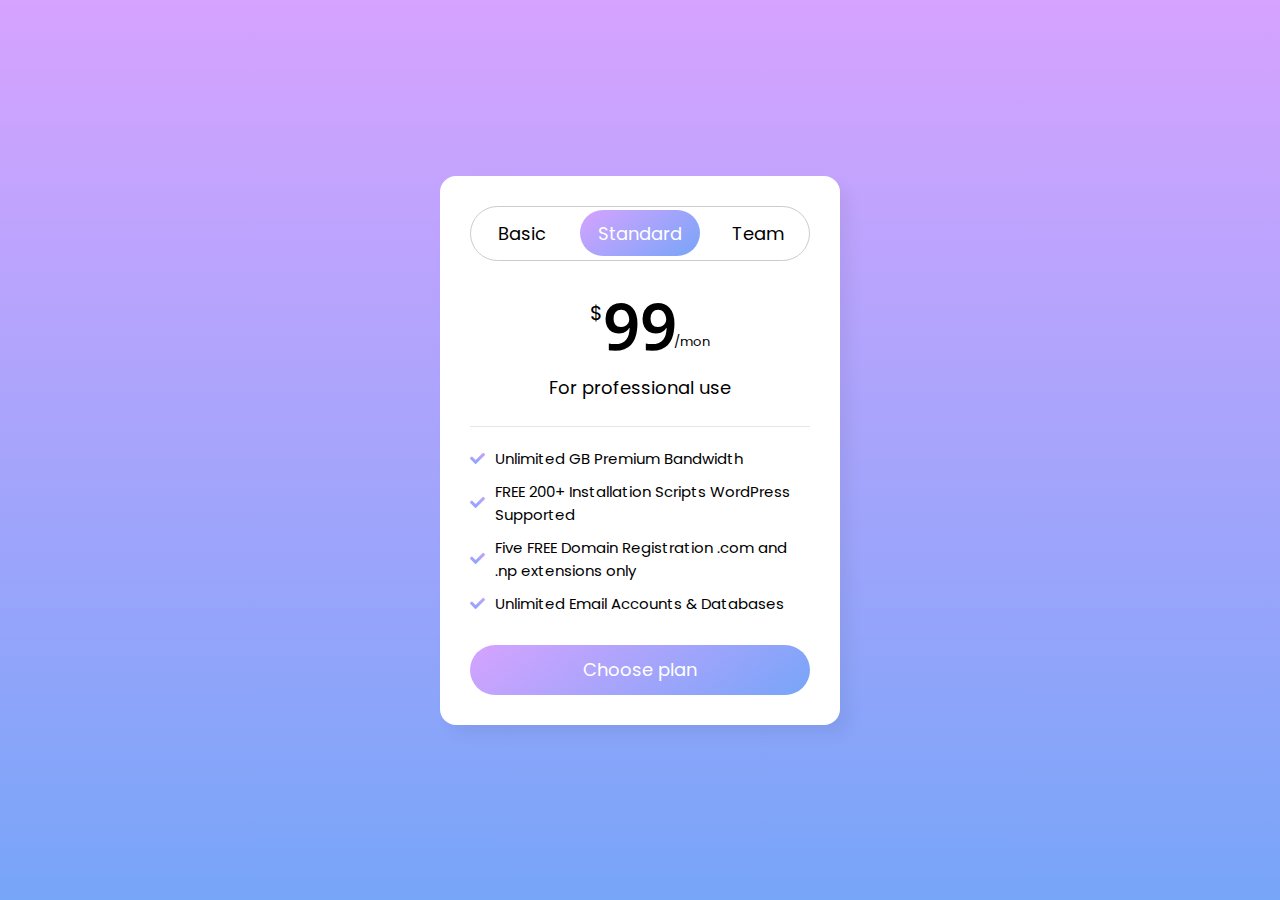
<file: Animated-price-card/index.html>
<!DOCTYPE html>
<!-- Coding By Missc.oder -->
<html lang="en">
<head>
  <meta charset="UTF-8">
  <meta name="viewport" content="width=device-width, initial-scale=1.0">
  <title>Pure CSS Pricing Cards | CodingNepal</title>
  <link rel="stylesheet" href="style.css">
  <link rel="stylesheet" href="https://cdnjs.cloudflare.com/ajax/libs/font-awesome/5.15.3/css/all.min.css"/>
</head>
<body>
  <div class="wrapper">
    <input type="radio" name="slider" id="tab-1">
    <input type="radio" name="slider" id="tab-2" checked>
    <input type="radio" name="slider" id="tab-3">
    <header>
      <label for="tab-1" class="tab-1">Basic</label>
      <label for="tab-2" class="tab-2">Standard</label>
      <label for="tab-3" class="tab-3">Team</label>
      <div class="slider"></div>
    </header>
    <div class="card-area">
      <div class="cards">
        <div class="row row-1">
          <div class="price-details">
            <span class="price">19</span>
            <p>For beginner use</p>
          </div>
          <ul class="features">
            <li><i class="fas fa-check"></i><span>100 GB Premium Bandwidth</span></li>
            <li><i class="fas fa-check"></i><span>FREE 50+ Installation Scripts WordPress Supported</span></li>
            <li><i class="fas fa-check"></i><span>One FREE Domain Registration .com and .np extensions only</span></li>
            <li><i class="fas fa-check"></i><span>Unlimited Email Accounts & Databases</span></li>
          </ul>
        </div>
        <div class="row">
          <div class="price-details">
            <span class="price">99</span>
            <p>For professional use</p>
          </div>
          <ul class="features">
            <li><i class="fas fa-check"></i><span>Unlimited GB Premium Bandwidth</span></li>
            <li><i class="fas fa-check"></i><span>FREE 200+ Installation Scripts WordPress Supported</span></li>
            <li><i class="fas fa-check"></i><span>Five FREE Domain Registration .com and .np extensions only</span></li>
            <li><i class="fas fa-check"></i><span>Unlimited Email Accounts & Databases</span></li>
          </ul>
        </div>
        <div class="row">
          <div class="price-details">
            <span class="price">49</span>
            <p>For team collaboration</p>
          </div>
          <ul class="features">
            <li><i class="fas fa-check"></i><span>200 GB Premium Bandwidth</span></li>
            <li><i class="fas fa-check"></i><span>FREE 100+ Installation Scripts WordPress Supported</span></li>
            <li><i class="fas fa-check"></i><span>Two FREE Domain Registration .com and .np extensions only</span></li>
            <li><i class="fas fa-check"></i><span>Unlimited Email Accounts & Databases</span></li>
          </ul>
        </div>
      </div>
    </div>
    <button>Choose plan</button>
  </div>
 
</body>
</html>
</file>
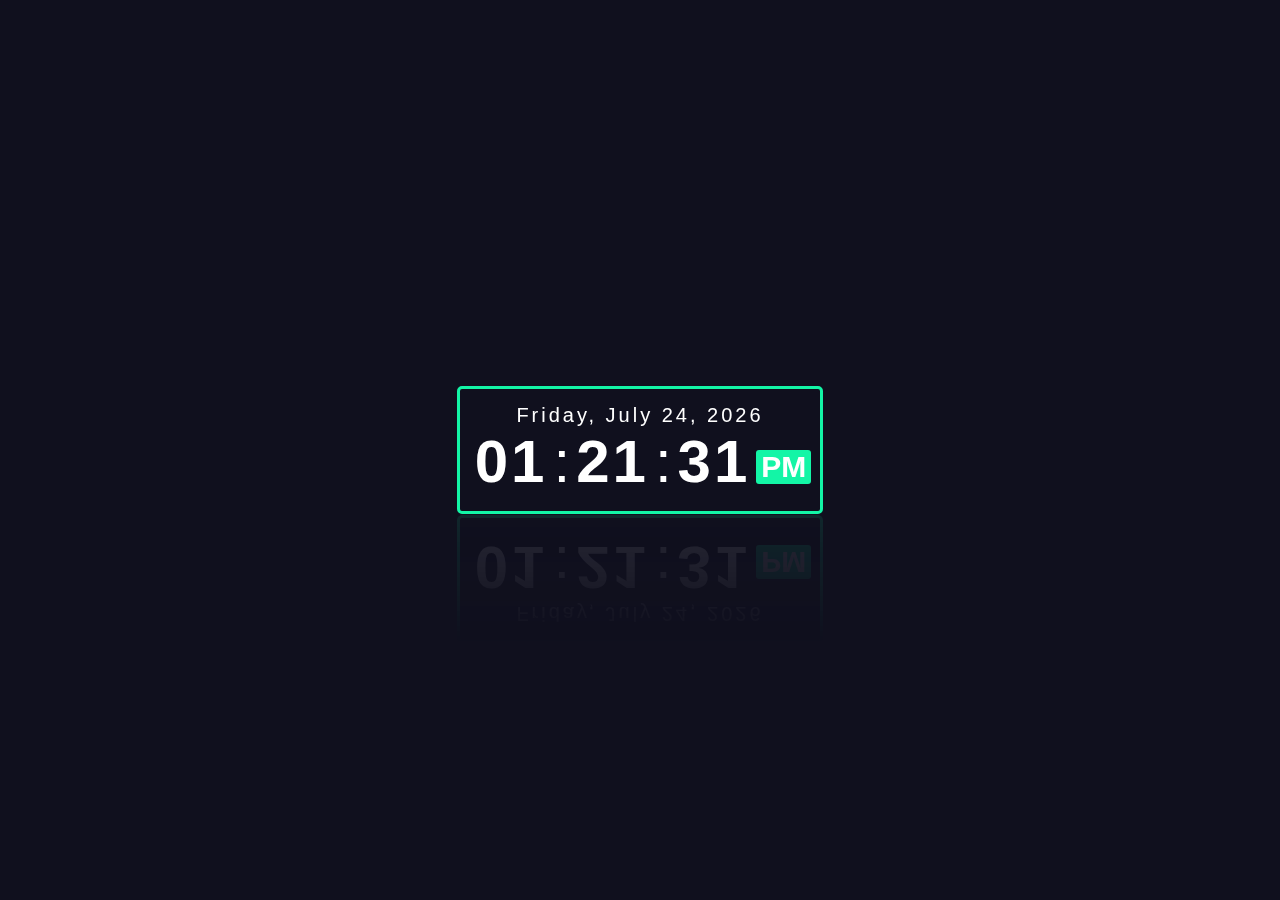
<file: Digital-clock/index.html>
<!DOCTYPE html>
<html lang="en" dir="ltr">
  <head>
    <meta charset="utf-8">
    <title>Digital Clock With Date</title>
    <link rel="stylesheet" href="style.css">
  </head>
  <body onload="initClock()">

    <!--digital clock start-->
    <div class="datetime">
      <div class="date">
        <span id="dayname">Day</span>,
        <span id="month">Month</span>
        <span id="daynum">00</span>,
        <span id="year">Year</span>
      </div>
      <div class="time">
        <span id="hour">00</span>:
        <span id="minutes">00</span>:
        <span id="seconds">00</span>
        <span id="period">AM</span>
      </div>
    </div>
    
<!--Digital clock end-->
<script type="text/javascript">
    function updateClock(){
      var now = new Date();
      var dname = now.getDay(),
          mo = now.getMonth(),
          dnum = now.getDate(),
          yr = now.getFullYear(),
          hou = now.getHours(),
          min = now.getMinutes(),
          sec = now.getSeconds(),
          pe = "AM";

          if(hou >= 12){
            pe = "PM";
          }
          if(hou == 0){
            hou = 12;
          }
          if(hou > 12){
            hou = hou - 12;
          }

          Number.prototype.pad = function(digits){
            for(var n = this.toString(); n.length < digits; n = 0 + n);
            return n;
          }

          var months = ["January", "February", "March", "April", "May", "June", "July", "Augest", "September", "October", "November", "December"];
          var week = ["Sunday", "Monday", "Tuesday", "Wednesday", "Thursday", "Friday", "Saturday"];
          var ids = ["dayname", "month", "daynum", "year", "hour", "minutes", "seconds", "period"];
          var values = [week[dname], months[mo], dnum.pad(2), yr, hou.pad(2), min.pad(2), sec.pad(2), pe];
          for(var i = 0; i < ids.length; i++)
          document.getElementById(ids[i]).firstChild.nodeValue = values[i];
    }

    function initClock(){
      updateClock();
      window.setInterval("updateClock()", 1);
    }
    </script>

</body>
</html>
</file>
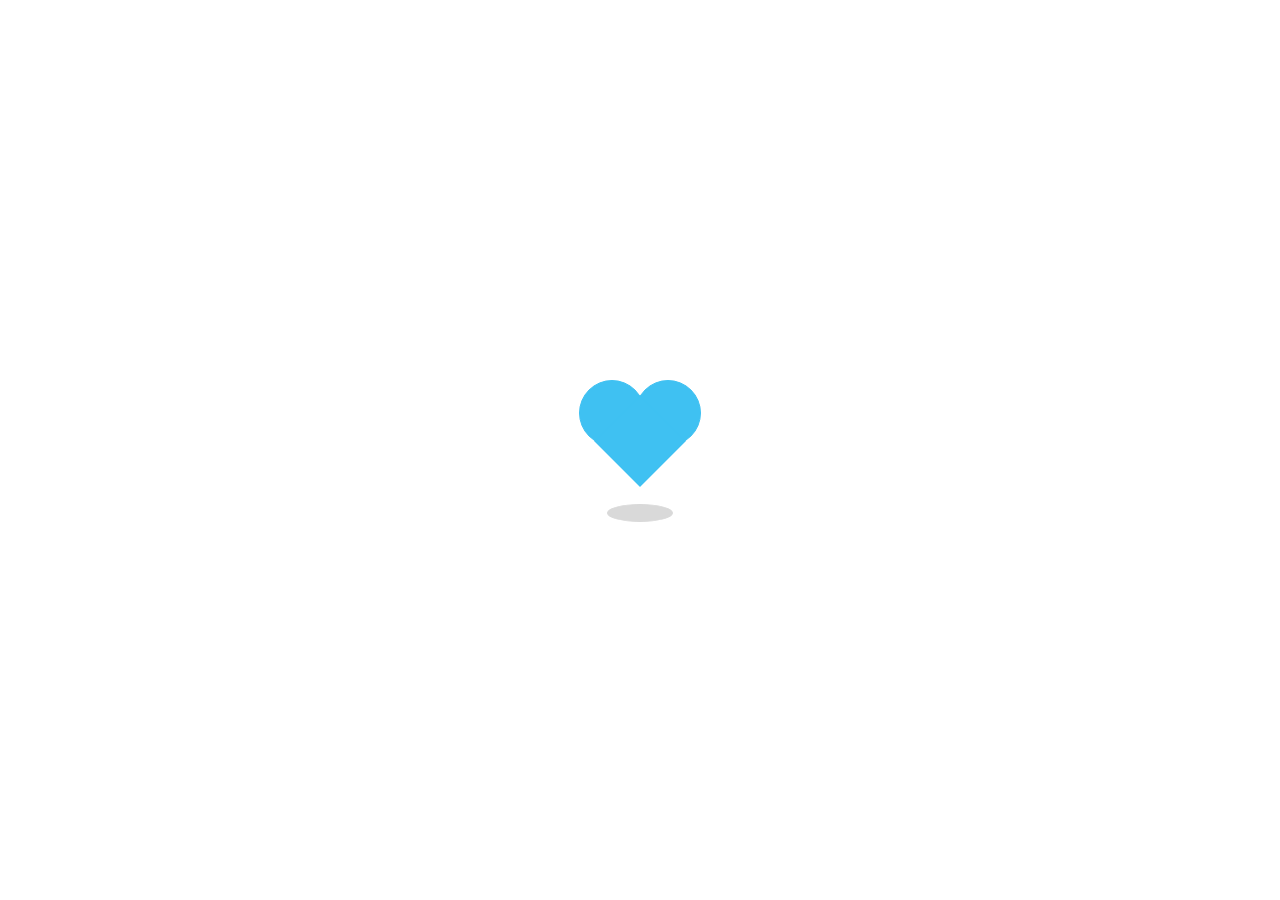
<file: Heart-shape-preloader/index.html>
<!DOCTYPE html>
<!-- Created By CodingNepal -->
<html lang="en" dir="ltr">
   <head>
      <meta charset="utf-8">
      <title>Heart Shape Preloader | Missc.oder </title>
      <link rel="stylesheet" href="style.css">
   </head>
   <body>
      <div class="container">
         <div class="preloader">
            <span></span>
            <span></span>
            <span></span>
         </div>
         <div class="shadow"></div>
      </div>
   </body>
</html>
</file>
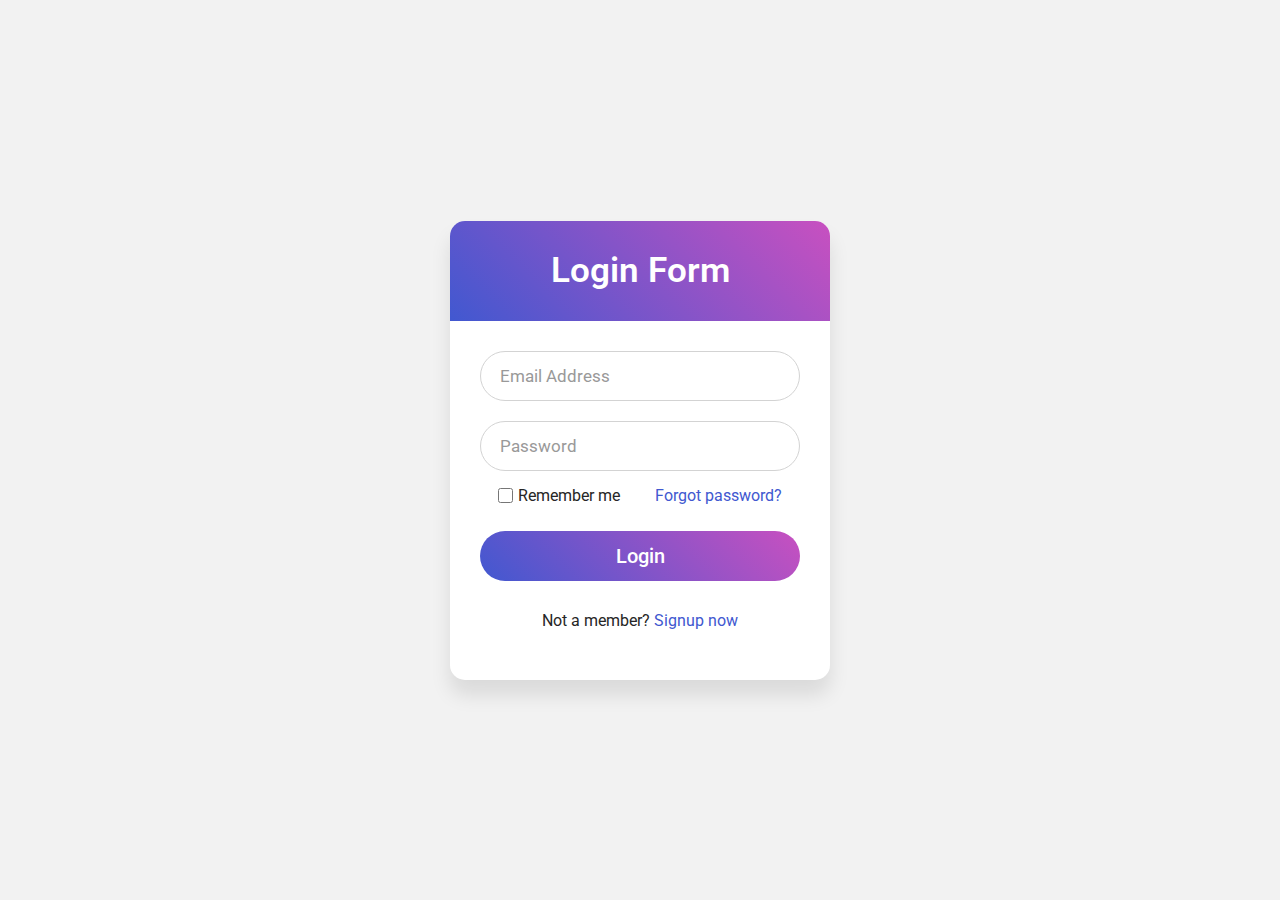
<file: Login-form/index.html>
<!DOCTYPE html>

<html lang="en" dir="ltr">
   <head>
      <meta charset="utf-8">
      <title>Login Form Design | Missc.oder</title>
      <link rel="stylesheet" href="style.css">
   </head>
   <body>
      <div class="wrapper">
         <div class="title">
            Login Form
         </div>
         <form action="#">
            <div class="field">
               <input type="text" required>
               <label>Email Address</label>
            </div>
            <div class="field">
               <input type="password" required>
               <label>Password</label>
            </div>
            <div class="content">
               <div class="checkbox">
                  <input type="checkbox" id="remember-me">
                  <label for="remember-me">Remember me</label>
               </div>
               <div class="pass-link">
                  <a href="#">Forgot password?</a>
               </div>
            </div>
            <div class="field">
               <input type="submit" value="Login">
            </div>
            <div class="signup-link">
               Not a member? <a href="#">Signup now</a>
            </div>
         </form>
      </div>
   </body>
</html>
</file>
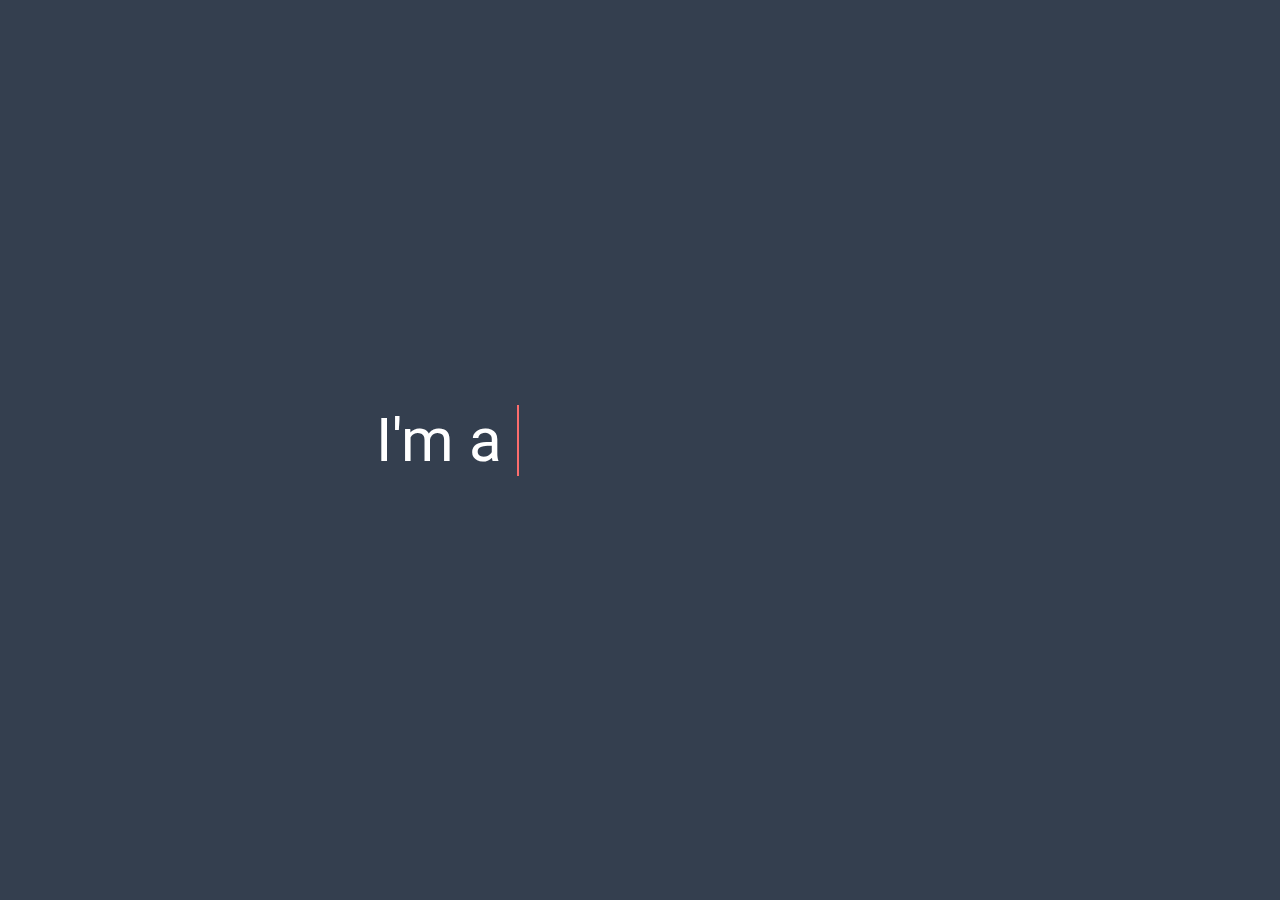
<file: Text-typing-animation/index.html>
<!DOCTYPE html>
<!-- Created Missc.oder-->
<html lang="en">
<head>
  <meta charset="UTF-8">
  <title>Multiple Texts Typing Animation | CodingNepal</title>
  <link rel="stylesheet" href="style.css">
</head>
<body>
  <div class="wrapper">
    <div class="static-txt">I'm a</div>
    <ul class="dynamic-txts">
      <li><span>Freelancer</span></li>
      <li><span>Writter</span></li>
      <li><span>WebDeveloper</span></li>
      <li><span>Blogger</span></li>
    </ul>
  </div>
</body>
</html>
</file>
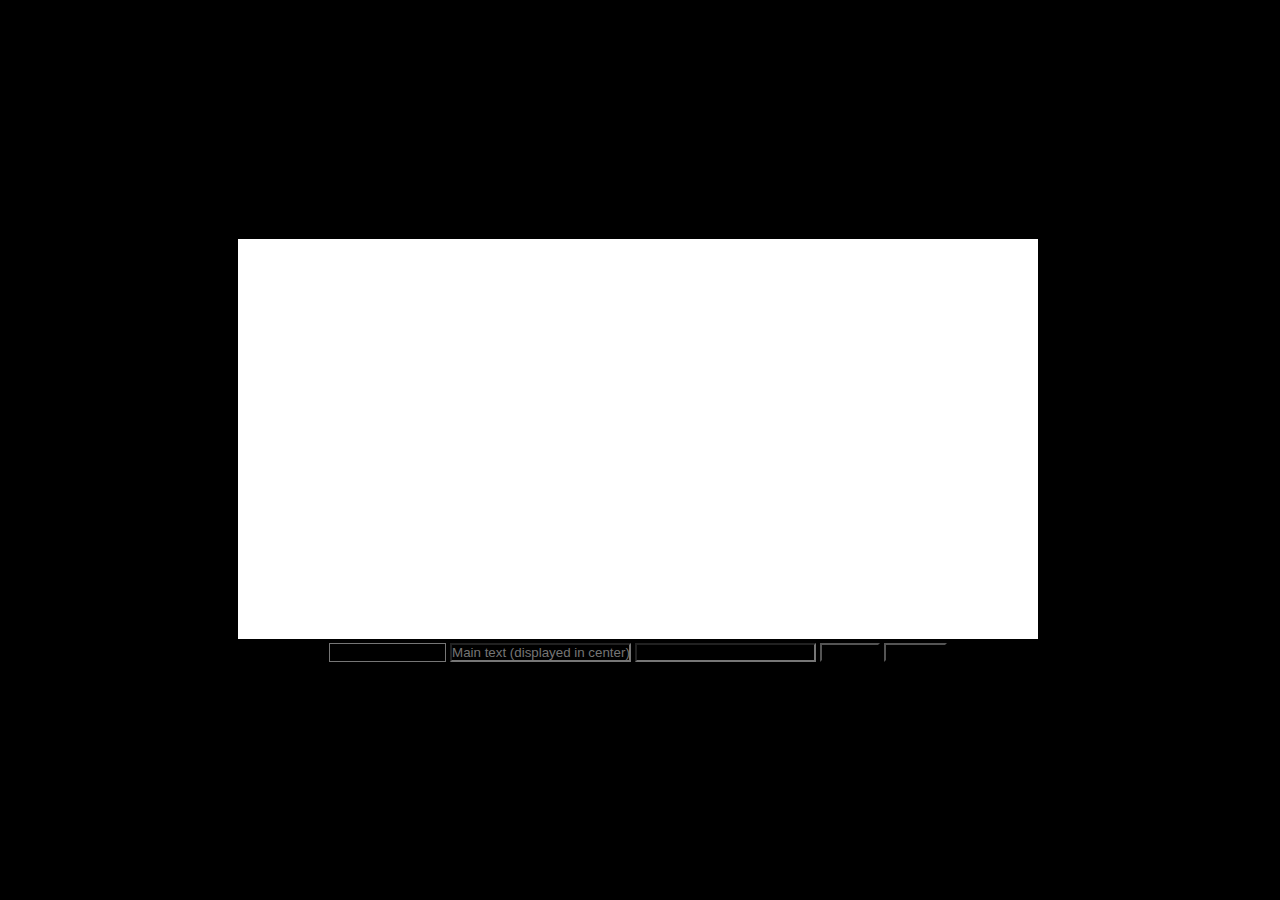
<file: Watermark Generator/index.html>
<!DOCTYPE html>
<html lang="en">

<head>
  <meta charset="UTF-8">
  <meta name="viewport" content="width=device-width, initial-scale=1.0">
  <link rel="shortcut icon" href="spiral img 4.jfif" type="image/x-icon" />
  <title>Missc.oder Studio-Floating WaterMark Generator</title>
  <link rel="preconnect" href="https://fonts.gstatic.com">
  <link href="https://fonts.googleapis.com/css2?family=Noto+Sans+TC:wght@300;700&display=swap" rel="stylesheet">
  <style>
    * {
      padding: 0;
      margin: 0;
      background-color: black;
    }

    body {
      text-align: center;
      height: 100vh;
    }

    body::after {
      content: '';
      display: inline-block;
      vertical-align: middle;
      width: 0;
      height: 100%;
    }

    .displaynone{
      display: none;
    }

    .container {
      display: inline-block;
      vertical-align: middle;
    }

    <!--.main .bannertheme{
      color: whi;
    }
    -->
    #canvas {
      width: 800px;
      height: 400px;
      background: #fff;
    }
  </style>
</head>

<body>
  <h1 class="displaynone">Missc.oder's Studio</h1>
  <section class="container">
    <h2 class="displaynone">WaterMark</h2>
    <header class="header">
      <h3 class="displaynone">Picture</h3>
      <canvas id="canvas"></canvas>
    </header>
    <main class="main">
      <select name="bannerTheme" id="bannerTheme">
        <option value="school.jpg" selected>School</option>
        <option value="canadian street.jpg" selected>Canadian street</option>
        <option value="sunsetlake.jpg" selected>sunsetlake</option>
        <option value="pinksky.jpg" selected>pinksky</option>
      </select>
      <input id="bannerText" type="text" placeholder="Main text (displayed in center)">
      <input id="bannerSubText" type="text" value="National Air University Course" placeholder="Please enter subtitle">
      <button id="create">Generate</button>
      <button id="download">Download</button>
      <p class="displaynone">A web page to make photo WaterMarks quickly</p>
    </main>
  </section>
  <script>
    let canvas = document.getElementById('canvas');
    let bannerText = document.getElementById('bannerText');
    let bannerSubText = document.getElementById('bannerSubText');
    let bannerTheme = document.getElementById('bannerTheme');
    bannerText.addEventListener('change', createCanvas);
    bannerTheme.addEventListener('change', function (e) {
      createCanvas();
      switch (e.target.value) {
        case 'school.jpg':
          bannerSubText.value = 'National Air University Course';
          break;
        default:
          break;
      }
    });
    document.getElementById('create').addEventListener('click', createCanvas);

    function createCanvas() {
      canvasDraw(canvas, bannerText.value, bannerSubText.value, bannerTheme.value);
    }

    canvasDraw(canvas);

    function canvasDraw(canvas, str = 'Generate personalised' <br> 'Watermarks', subStr = 'Subtitle input box', imgSrc = false, fontsize = '72px') {
      let ctx = canvas.getContext("2d");
      let width = canvas.offsetWidth;
      let height = canvas.offsetHeight;

      canvas.width = width;
      canvas.height = height;

      if (imgSrc) {
        let img = new Image();
        img.src = imgSrc;
        img.addEventListener('load', function (e) {
          ctx.drawImage(img, 0, 0, width, height);
          setState();
        })
      } else {
        setState();
      }

      function fillText() {
        ctx.beginPath();
        ctx.font = '700 ' + fontsize + ' Noto Sans TC';
        ctx.fillStyle = '#fff';
        ctx.textAlign = 'center';
        ctx.textBaseline = 'middle';
        ctx.fillText(str, width / 2, height / 2);
        ctx.closePath();
      }

      function fillSubText() {
        ctx.beginPath();
        ctx.font = '300 ' + (parseInt(fontsize) / 4) + 'px Noto Sans TC';
        ctx.fillStyle = '#fff';
        ctx.textAlign = 'left';
        ctx.textBaseline = 'top';
        ctx.fillText(subStr, '20', "20");
        ctx.closePath();
      }

      function setState() {
        ctx.fillStyle = '#000000cc';
        ctx.fillRect(0, 0, width, height);
        fillText();
        fillSubText();
        ctx.beginPath();
        ctx.strokeStyle = "#ffffff";
        ctx.strokeRect(10, 10, width - 20, height - 20)
        ctx.closePath();
      }

      return ctx;
    }

    document.getElementById('download').addEventListener('click', function () {
      const link = document.createElement('a')
      link.download = bannerText.value + '.jpeg'
      link.href = canvas.toDataURL('image/jpeg', 1)
      link.click()
    })
  </script>
</body>

</html>
</file>
<file: Animated-price-card/style.css>
@import url('https://fonts.googleapis.com/css2?family=Noto+Sans:wght@700&family=Poppins:wght@400;500;600&display=swap');
*{
  margin: 0;
  padding: 0;
  box-sizing: border-box;
  font-family: "Poppins", sans-serif;
}
body{
  display: flex;
  align-items: center;
  justify-content: center;
  min-height: 100vh;
  background: linear-gradient(#D6A3FF 0%, #77A5F8 100%);
}
.wrapper{
  width: 400px;
  background: #fff;
  border-radius: 16px;
  padding: 30px;
  box-shadow: 10px 10px 15px rgba(0,0,0,0.05);
}
.wrapper header{
  height: 55px;
  display: flex;
  align-items: center;
  border: 1px solid #ccc;
  border-radius: 30px;
  position: relative;
}
header label{
  height: 100%;
  z-index: 2;
  width: 30%;
  display: flex;
  cursor: pointer;
  font-size: 18px;
  position: relative;
  align-items: center;
  justify-content: center;
  transition: color 0.3s ease;
}
#tab-1:checked ~ header .tab-1,
#tab-2:checked ~ header .tab-2,
#tab-3:checked ~ header .tab-3{
  color: #fff;
}
header label:nth-child(2){
  width: 40%;
}
header .slider{
  position: absolute;
  height: 85%;
  border-radius: inherit;
  background: linear-gradient(145deg, #D5A3FF 0%, #77A5F8 100%);
  transition: all 0.3s ease;
}
#tab-1:checked ~ header .slider{
  left: 0%;
  width: 90px;
  transform: translateX(5%);
}
#tab-2:checked ~ header .slider{
  left: 50%;
  width: 120px;
  transform: translateX(-50%);
}
#tab-3:checked ~ header .slider{
  left: 100%;
  width: 95px;
  transform: translateX(-105%);
}
.wrapper input[type="radio"]{
  display: none;
}
.card-area{
  overflow: hidden;
}
.card-area .cards{
  display: flex;
  width: 300%;
}
.cards .row{
  width: 33.4%;
}
.cards .row-1{
  transition: all 0.3s ease;
}
#tab-1:checked ~ .card-area .cards .row-1{
   margin-left: 0%;
}
#tab-2:checked ~ .card-area .cards .row-1{
  margin-left: -33.4%;
}
#tab-3:checked ~ .card-area .cards .row-1{
   margin-left: -66.8%;
}
.row .price-details{
  margin: 20px 0;
  text-align: center;
  padding-bottom: 25px;
  border-bottom: 1px solid #e6e6e6;
}
.price-details .price{
  font-size: 65px;
  font-weight: 600;
  position: relative;
  font-family: 'Noto Sans', sans-serif;
}
.price-details .price::before,
.price-details .price::after{
  position: absolute;
  font-weight: 400;
  font-family: "Poppins", sans-serif;
}
.price-details .price::before{
  content: "$";
  left: -13px;
  top: 17px;
  font-size: 20px;
}
.price-details .price::after{
  content: "/mon";
  right: -33px;
  bottom: 17px;
  font-size: 13px;
}
.price-details p{
  font-size: 18px;
  margin-top: 5px;
}
.row .features li{
  display: flex;
  font-size: 15px;
  list-style: none;
  margin-bottom: 10px;
  align-items: center;
}
.features li i{
  background: linear-gradient(#D5A3FF 0%, #77A5F8 100%);
  background-clip: text;
 -webkit-background-clip: text;
 -webkit-text-fill-color: transparent;
}
.features li span{
  margin-left: 10px;
}
.wrapper button{
  width: 100%;
  border-radius: 25px;
  border: none;
  outline: none;
  height: 50px;
  font-size: 18px;
  color: #fff;
  cursor: pointer;
  margin-top: 20px;
  background: linear-gradient(145deg, #D5A3FF 0%, #77A5F8 100%);
  transition: transform 0.3s ease;
}
.wrapper button:hover{
  transform: scale(0.98);
}
</file>
<file: Digital-clock/style.css>
*{
    margin: 0;
    padding: 0;
}
body{
    height: 100vh;
    display: flex;
    justify-content: center;
    align-items: center;
    background: #10101E;
}
.datetime{
color: #fff;
background:#10101E;
font-family: "Seoge UI",sans-serif;
width: 340px;
padding: 15px 10px;
border: 3px solid #13F5A6;
border-radius: 5px;
-webkit-box-reflect: below 1px linear-gradient(transparent, rgba(255,255,255,0.1) );
transition: 0.5s;
transition-property: background, box-shadow  ;
}

.datetime:hover{
    background:#13F5A6 ;
    box-shadow: 0 0 3px #13F5A6;
}

.date{
    font-size: 20px;
    font-weight: 500;
    text-align: center;
    letter-spacing: 3px;

}
.time{
    font-size: 60px;
    display: flex;
    justify-content: center;
    align-items: center;
}
.time span:not(:last-child){
position: relative;
margin: 0 6px;
font-weight: 600;
text-align: center;
letter-spacing: 3px;
}

.time span:last-child{
    background:#13F5A6 ;
    font-size: 30px;
    font-weight: 600;
    text-transform: uppercase;
    margin-top: 10px;
    padding:  0 5px;
    border-radius: 3px;
}
</file>
<file: Heart-shape-preloader/style.css>
.container{
    position: absolute;
    top: 50%;
    left: 50%;
    transform: translate(-50%, -50%);
  }
  .container .preloader{
    animation: rotate 2.3s cubic-bezier(0.75, 0, 0.5, 1) infinite;
  }
  @keyframes rotate {
    50%{
      transform: rotate(360deg);
    }
    100%{
      transform: rotate(720deg);
    }
  }
  .preloader span{
    position: absolute;
    display: block;
    height: 64px;
    width: 64px;
    background: #3fc1f2;
    border: 1px solid #3fc1f2;
    border-radius: 100%;
  }
  .preloader span:nth-child(1){
    transform: translate(-28px, -28px);
    animation: shape_1 2.3s cubic-bezier(0.75, 0, 0.5, 1) infinite;
  }
  @keyframes shape_1 {
    60%{
      transform: scale(0.4);
    }
  }
  .preloader span:nth-child(2){
    transform: translate(28px, -28px);
    animation: shape_2 2.3s cubic-bezier(0.75, 0, 0.5, 1) infinite;
  }
  @keyframes shape_2 {
    40%{
      transform: scale(0.4);
    }
  }
  .preloader span:nth-child(3){
    position: relative;
    border-radius: 0px;
    transform: scale(0.98) rotate(-45deg);
    animation: shape_3 2.3s cubic-bezier(0.75, 0, 0.5, 1) infinite;
  }
  @keyframes shape_3 {
    50%{
      border-radius: 100%;
      transform: scale(0.5) rotate(-45deg);
    }
    100%{
      transform: scale(0.98) rotate(-45deg);
    }
  }
  .shadow{
    position: relative;
    top: 30px;
    left: 50%;
    transform: translateX(-50%);
    display: block;
    height: 16px;
    width: 64px;
    border-radius: 50%;
    background-color: #d9d9d9;
    border: 1px solid #d9d9d9;
    animation: shadow 2.3s cubic-bezier(0.75, 0, 0.5, 1) infinite;
  }
  @keyframes shadow {
    50%{
      transform: translateX(-50%) scale(0.5);
      border-color: #f2f2f2;
    }
  }
</file>
<file: Login-form/style.css>
@import url('https://fonts.googleapis.com/css2?family=Roboto:ital,wght@0,100;0,400;0,500;1,100;1,400&display=swap');
/*Styling by Missc.oder*/
*{
    margin: 0;
    padding: 0;
    box-sizing: border-box;
    font-family: 'Roboto', sans-serif;
  }
  html,body{
    display: grid;
    height: 100%;
    width: 100%;
    place-items: center;
    background: #f2f2f2;
    /* background: linear-gradient(-135deg, #c850c0, #4158d0); */
  }
  ::selection{
    background: #4158d0;
    color: #fff;
  }
  .wrapper{
    width: 380px;
    background: #fff;
    border-radius: 15px;
    box-shadow: 0px 15px 20px rgba(0,0,0,0.1);
  }
  .wrapper .title{
    font-size: 35px;
    font-weight: 600;
    text-align: center;
    line-height: 100px;
    color: #fff;
    user-select: none;
    border-radius: 15px 15px 0 0;
    background: linear-gradient(-135deg, #c850c0, #4158d0);
  }
  .wrapper form{
    padding: 10px 30px 50px 30px;
  }
  .wrapper form .field{
    height: 50px;
    width: 100%;
    margin-top: 20px;
    position: relative;
  }
  .wrapper form .field input{
    height: 100%;
    width: 100%;
    outline: none;
    font-size: 17px;
    padding-left: 20px;
    border: 1px solid lightgrey;
    border-radius: 25px;
    transition: all 0.3s ease;
  }
  .wrapper form .field input:focus,
  form .field input:valid{
    border-color: #4158d0;
  }
  .wrapper form .field label{
    position: absolute;
    top: 50%;
    left: 20px;
    color: #999999;
    font-weight: 400;
    font-size: 17px;
    pointer-events: none;
    transform: translateY(-50%);
    transition: all 0.3s ease;
  }
  form .field input:focus ~ label,
  form .field input:valid ~ label{
    top: 0%;
    font-size: 16px;
    color: #4158d0;
    background: #fff;
    transform: translateY(-50%);
  }
  form .content{
    display: flex;
    width: 100%;
    height: 50px;
    font-size: 16px;
    align-items: center;
    justify-content: space-around;
  }
  form .content .checkbox{
    display: flex;
    align-items: center;
    justify-content: center;
  }
  form .content input{
    width: 15px;
    height: 15px;
    background: red;
  }
  form .content label{
    color: #262626;
    user-select: none;
    padding-left: 5px;
  }
  form .content .pass-link{
    color: "";
  }
  form .field input[type="submit"]{
    color: #fff;
    border: none;
    padding-left: 0;
    margin-top: -10px;
    font-size: 20px;
    font-weight: 500;
    cursor: pointer;
    background: linear-gradient(-135deg, #c850c0, #4158d0);
    transition: all 0.3s ease;
  }
  form .field input[type="submit"]:active{
    transform: scale(0.95);
  }
  form .signup-link{
    color: #262626;
    margin-top: 20px;
    text-align: center;
  }
  form .pass-link a,
  form .signup-link a{
    color: #4158d0;
    text-decoration: none;
  }
  form .pass-link a:hover,
  form .signup-link a:hover{
    text-decoration: underline;
  }
</file>
<file: Text-typing-animation/style.css>
@import url('https://fonts.googleapis.com/css2?family=Roboto:ital,wght@0,100;0,300;0,400;0,500;1,300;1,700&display=swap');

*{
  margin: 0;
  padding: 0;
  box-sizing: border-box;
  font-family: 'Roboto', sans-serif;
}
body{
  display: flex;
  align-items: center;
  justify-content: center;
  min-height: 100vh;
  background: #343F4F;
}
.wrapper{
  display: flex;
}
.wrapper .static-txt{
  color: #fff;
  font-size: 60px;
  font-weight: 400;
}
.wrapper .dynamic-txts{
  margin-left: 15px;
  height: 90px;
  line-height: 90px;
  overflow: hidden;
}
.dynamic-txts li{
  list-style: none;
  color: #FC6D6D;
  font-size: 60px;
  font-weight: 500;
  position: relative;
  top: 0;
  animation: slide 12s steps(4) infinite;
}
@keyframes slide {
  100%{
    top: -360px;
  }
}
.dynamic-txts li span{
  position: relative;
  margin: 5px 0;
  line-height: 90px;
}
.dynamic-txts li span::after{
  content: "";
  position: absolute;
  left: 0;
  height: 100%;
  width: 100%;
  background: #343F4F;
  border-left: 2px solid #FC6D6D;
  animation: typing 3s steps(10) infinite;
}
@keyframes typing {
  40%, 60%{
    left: calc(100% + 30px);
  }
  100%{
    left: 0;
  }
}
</file>
